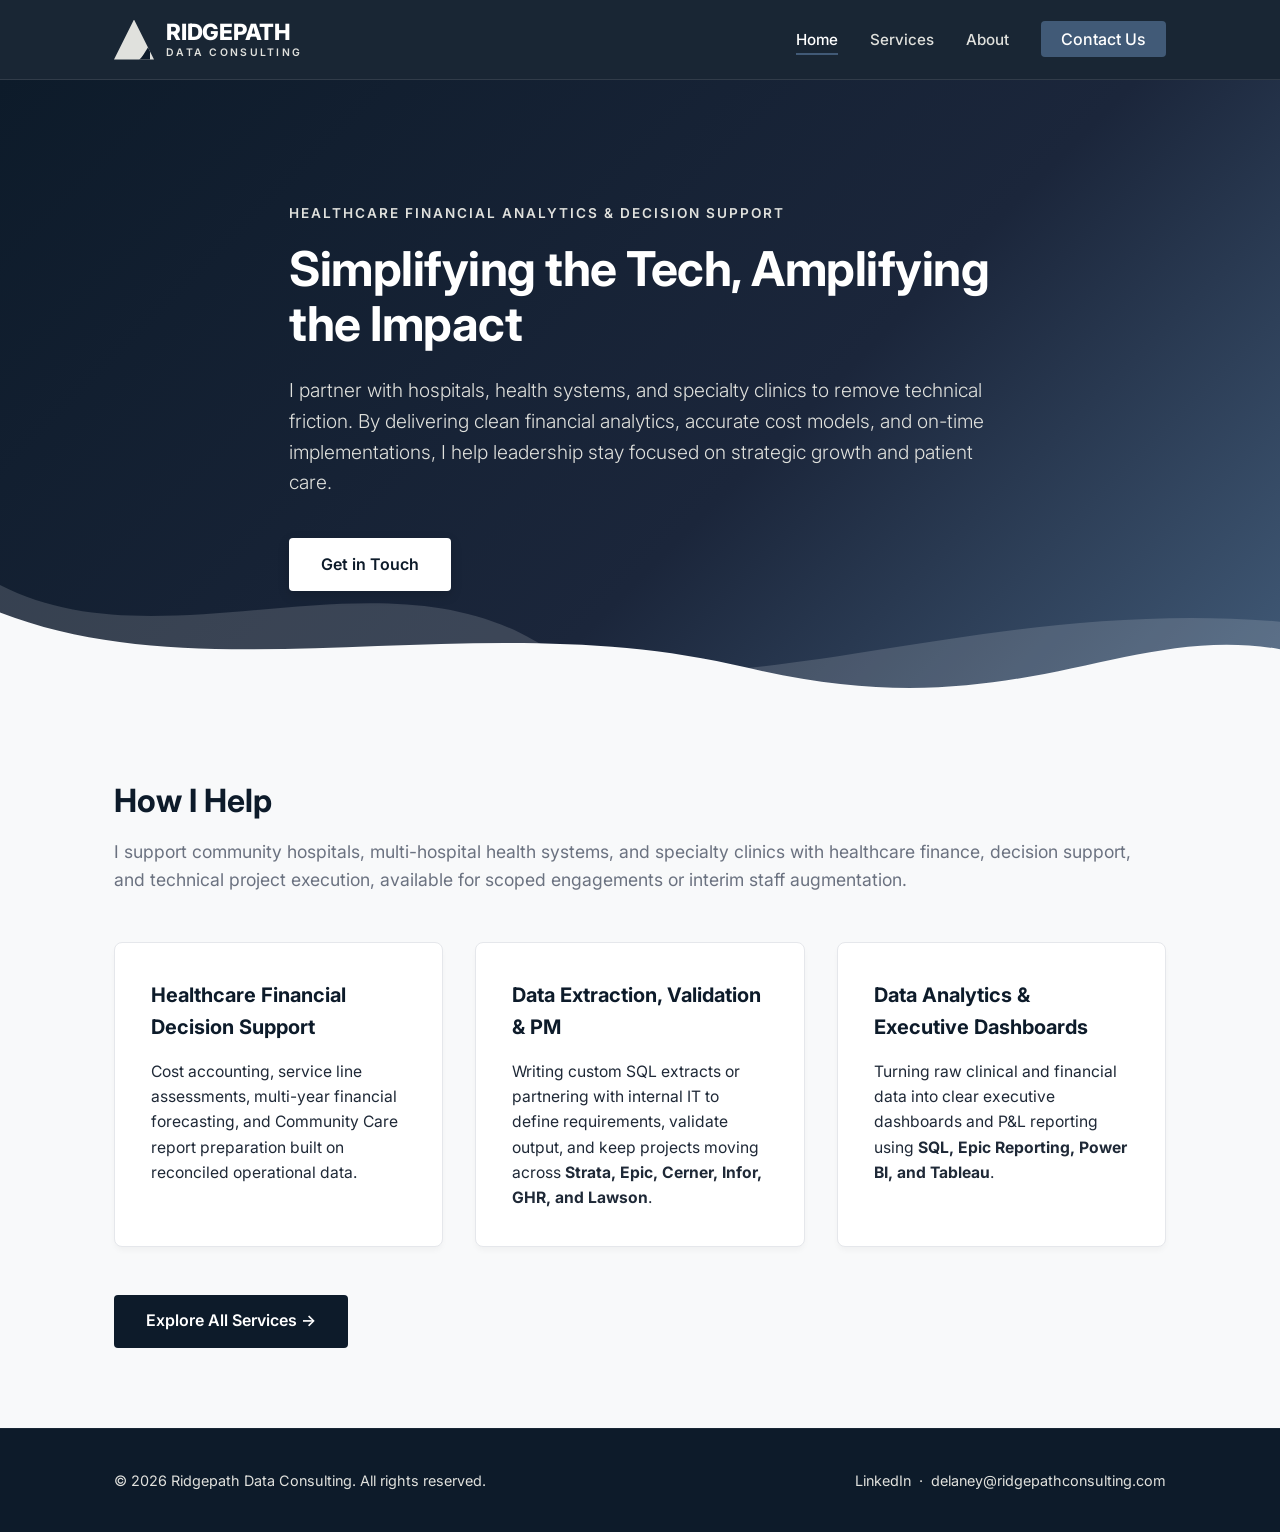
<file: index.html>
<!DOCTYPE html>
<html lang="en">
<head>
  <meta charset="UTF-8">
  <meta name="viewport" content="width=device-width, initial-scale=1.0">
  <title>Ridgepath Data Consulting | Healthcare Financial Analytics &amp; Decision Support</title>
  <meta name="description" content="Healthcare financial analytics, decision support, software implementations, and interim staffing for all decision support needs.">
  
  <!-- Clean Link Previews for LinkedIn, Email & Text -->
  <meta property="og:site_name" content="Ridgepath Data Consulting">
  <meta property="og:title" content="Ridgepath Data Consulting | Healthcare Financial Analytics &amp; Decision Support">
  <meta property="og:description" content="Healthcare financial analytics, decision support, software implementations, and interim staffing for all decision support needs.">
  <meta property="og:type" content="website">

  <link rel="preconnect" href="https://fonts.googleapis.com">
  <link rel="preconnect" href="https://fonts.gstatic.com" crossorigin>
  <link href="https://fonts.googleapis.com/css2?family=Inter:wght@300;400;500;600;700;800&display=swap" rel="stylesheet">
  <link rel="stylesheet" href="style.css">
</head>
<body>

  <!-- HEADER & NAVIGATION -->
  <header class="site-header">
    <div class="container header-container">
      <a href="index.html" class="logo-container">
        <div class="brand-mark"></div>
        <div class="brand-text">
          <span class="brand-name">Ridgepath</span>
          <span class="brand-sub">Data Consulting</span>
        </div>
      </a>

      <nav>
        <ul class="nav-menu">
          <li><a href="index.html" class="nav-link active">Home</a></li>
          <li><a href="services.html" class="nav-link">Services</a></li>
          <li><a href="about.html" class="nav-link">About</a></li>
          <li><a href="contact.html" class="nav-cta">Contact Us</a></li>
        </ul>
      </nav>
    </div>
  </header>

  <main>
    <!-- HERO SECTION -->
    <section class="hero">
      <div class="container hero-content">
        <span class="hero-tag">Healthcare Financial Analytics &amp; Decision Support</span>
        <h1 class="hero-title">Simplifying the Tech, Amplifying the Impact</h1>
        <p class="hero-subtitle">
          I partner with hospitals, health systems, and specialty clinics to remove technical friction. By delivering clean financial analytics, accurate cost models, and on-time implementations, I help leadership stay focused on strategic growth and patient care.
        </p>
        <a href="contact.html" class="btn-primary">Get in Touch</a>
      </div>
    </section>

    <!-- CORE SERVICES OVERVIEW (3-COLUMN SUMMARY) -->
    <section>
      <div class="container">
        <div class="section-header">
          <h2 class="section-title">How I Help</h2>
          <p class="section-subtitle">
            I support community hospitals, multi-hospital health systems, and specialty clinics with healthcare finance, decision support, and technical project execution, available for scoped engagements or interim staff augmentation.
          </p>
        </div>

        <div class="services-grid">
          <div class="service-card">
            <h3>Healthcare Financial Decision Support</h3>
            <p>Cost accounting, service line assessments, multi-year financial forecasting, and Community Care report preparation built on reconciled operational data.</p>
          </div>

          <div class="service-card">
            <h3>Data Extraction, Validation &amp; PM</h3>
            <p>Writing custom SQL extracts or partnering with internal IT to define requirements, validate output, and keep projects moving across <strong>Strata, Epic, Cerner, Infor, GHR, and Lawson</strong>.</p>
          </div>

          <div class="service-card">
            <h3>Data Analytics &amp; Executive Dashboards</h3>
            <p>Turning raw clinical and financial data into clear executive dashboards and P&amp;L reporting using <strong>SQL, Epic Reporting, Power BI, and Tableau</strong>.</p>
          </div>
        </div>

        <div style="margin-top: 3rem;">
          <a href="services.html" class="btn-dark">Explore All Services →</a>
        </div>
      </div>
    </section>
  </main>

  <!-- FOOTER -->
  <footer class="site-footer">
    <div class="container footer-container">
      <p>&copy; 2026 Ridgepath Data Consulting. All rights reserved.</p>
      <p>
        <a href="https://www.linkedin.com/company/ridgepath-data-consulting/" target="_blank" rel="noopener noreferrer">LinkedIn</a>
        &nbsp;&middot;&nbsp;
        <a href="mailto:delaney@ridgepathconsulting.com">delaney@ridgepathconsulting.com</a>
      </p>
    </div>
  </footer>

</body>
</html>
</file>
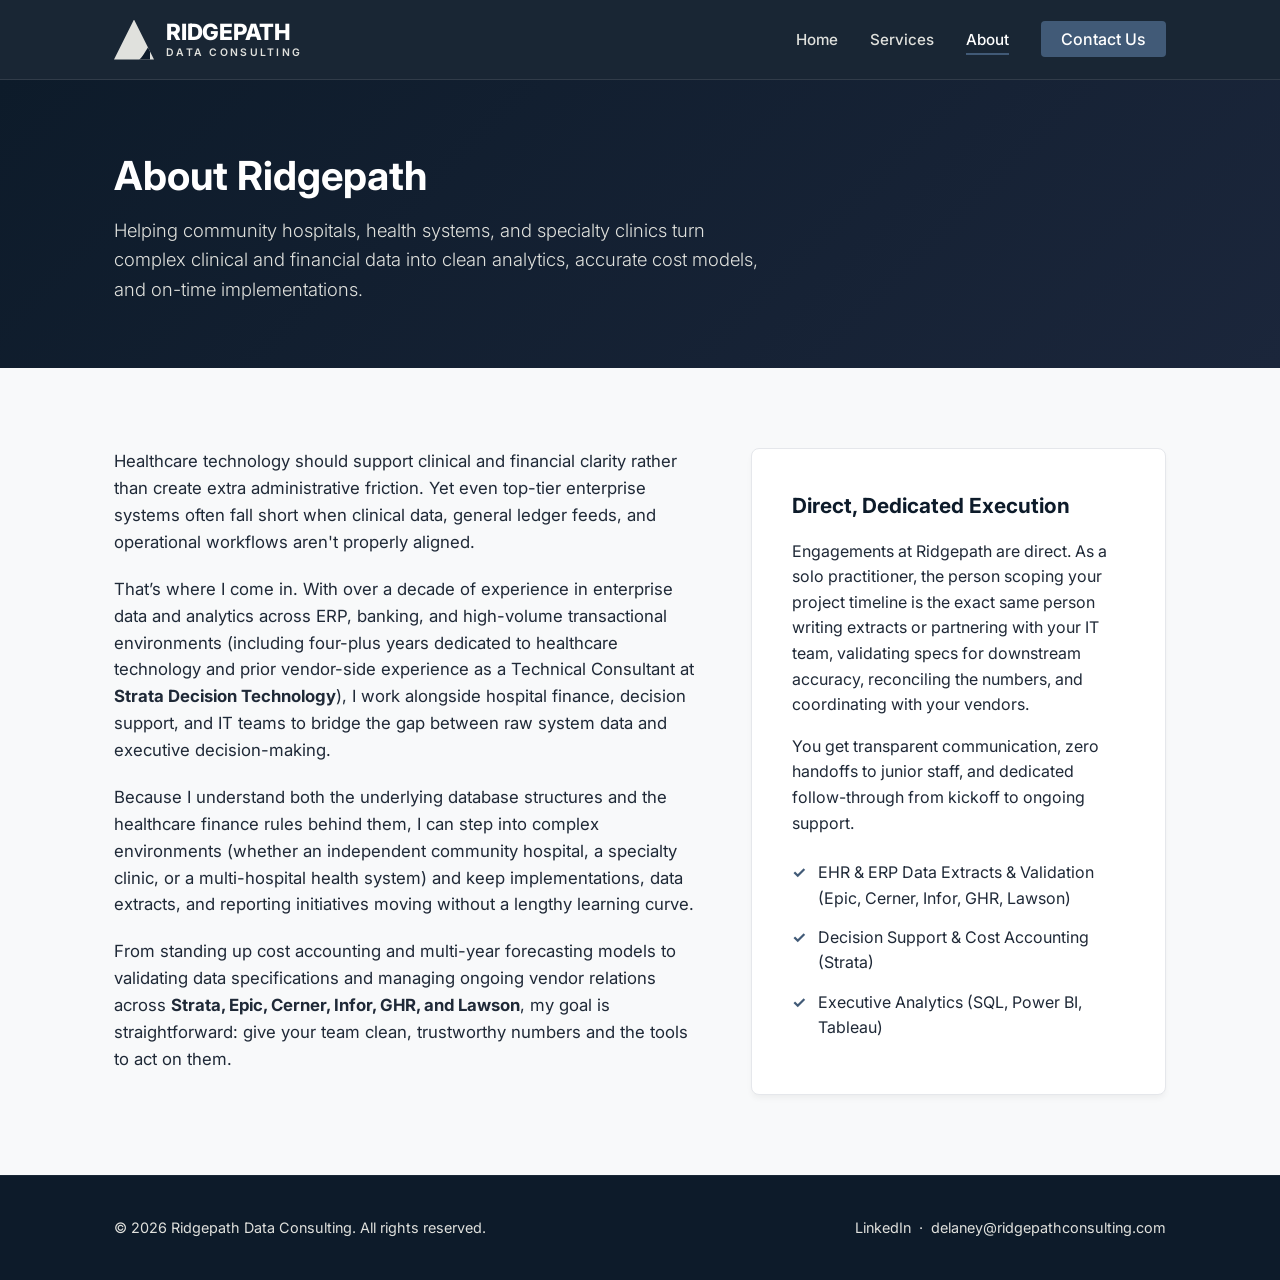
<file: about.html>
<!DOCTYPE html>
<html lang="en">
<head>
  <meta charset="UTF-8">
  <meta name="viewport" content="width=device-width, initial-scale=1.0">
  <title>About | Ridgepath Data Consulting</title>
  <meta name="description" content="Healthcare financial analytics, decision support, software implementations, and interim staffing for all decision support needs.">
  
  <!-- Clean Link Previews for LinkedIn, Email & Text -->
  <meta property="og:site_name" content="Ridgepath Data Consulting">
  <meta property="og:title" content="About | Ridgepath Data Consulting">
  <meta property="og:description" content="Healthcare financial analytics, decision support, software implementations, and interim staffing for all decision support needs.">
  <meta property="og:type" content="website">

  <link rel="preconnect" href="https://fonts.googleapis.com">
  <link rel="preconnect" href="https://fonts.gstatic.com" crossorigin>
  <link href="https://fonts.googleapis.com/css2?family=Inter:wght@300;400;500;600;700;800&display=swap" rel="stylesheet">
  <link rel="stylesheet" href="style.css">
</head>
<body>

  <!-- HEADER & NAVIGATION -->
  <header class="site-header">
    <div class="container header-container">
      <a href="index.html" class="logo-container">
        <div class="brand-mark"></div>
        <div class="brand-text">
          <span class="brand-name">Ridgepath</span>
          <span class="brand-sub">Data Consulting</span>
        </div>
      </a>

      <nav>
        <ul class="nav-menu">
          <li><a href="index.html" class="nav-link">Home</a></li>
          <li><a href="services.html" class="nav-link">Services</a></li>
          <li><a href="about.html" class="nav-link active">About</a></li>
          <li><a href="contact.html" class="nav-cta">Contact Us</a></li>
        </ul>
      </nav>
    </div>
  </header>

  <main>
    <!-- PAGE BANNER -->
    <div class="page-banner">
      <div class="container">
        <h1>About Ridgepath</h1>
        <p>Helping community hospitals, health systems, and specialty clinics turn complex clinical and financial data into clean analytics, accurate cost models, and on-time implementations.</p>
      </div>
    </div>

    <!-- ABOUT CONTENT -->
    <section>
      <div class="container">
        <div class="about-grid">
          <div class="about-text">
            <p>
              Healthcare technology should support clinical and financial clarity rather than create extra administrative friction. Yet even top-tier enterprise systems often fall short when clinical data, general ledger feeds, and operational workflows aren't properly aligned.
            </p>
            <p>
              That’s where I come in. With over a decade of experience in enterprise data and analytics across ERP, banking, and high-volume transactional environments (including four-plus years dedicated to healthcare technology and prior vendor-side experience as a Technical Consultant at <strong>Strata Decision Technology</strong>), I work alongside hospital finance, decision support, and IT teams to bridge the gap between raw system data and executive decision-making.
            </p>
            <p>
              Because I understand both the underlying database structures and the healthcare finance rules behind them, I can step into complex environments (whether an independent community hospital, a specialty clinic, or a multi-hospital health system) and keep implementations, data extracts, and reporting initiatives moving without a lengthy learning curve.
            </p>
            <p>
              From standing up cost accounting and multi-year forecasting models to validating data specifications and managing ongoing vendor relations across <strong>Strata, Epic, Cerner, Infor, GHR, and Lawson</strong>, my goal is straightforward: give your team clean, trustworthy numbers and the tools to act on them.
            </p>
          </div>

          <div class="about-card">
            <h3>Direct, Dedicated Execution</h3>
            <p>
              Engagements at Ridgepath are direct. As a solo practitioner, the person scoping your project timeline is the exact same person writing extracts or partnering with your IT team, validating specs for downstream accuracy, reconciling the numbers, and coordinating with your vendors.
            </p>
            <p style="margin-top: 1rem;">
              You get transparent communication, zero handoffs to junior staff, and dedicated follow-through from kickoff to ongoing support.
            </p>

            <div class="feature-list">
              <div class="feature-item">
                <span class="feature-icon">✓</span>
                <span>EHR &amp; ERP Data Extracts &amp; Validation (Epic, Cerner, Infor, GHR, Lawson)</span>
              </div>
              <div class="feature-item">
                <span class="feature-icon">✓</span>
                <span>Decision Support &amp; Cost Accounting (Strata)</span>
              </div>
              <div class="feature-item">
                <span class="feature-icon">✓</span>
                <span>Executive Analytics (SQL, Power BI, Tableau)</span>
              </div>
            </div>
          </div>
        </div>
      </div>
    </section>
  </main>

  <!-- FOOTER -->
  <footer class="site-footer">
    <div class="container footer-container">
      <p>&copy; 2026 Ridgepath Data Consulting. All rights reserved.</p>
      <p>
        <a href="https://www.linkedin.com/company/ridgepath-data-consulting/" target="_blank" rel="noopener noreferrer">LinkedIn</a>
        &nbsp;&middot;&nbsp;
        <a href="mailto:delaney@ridgepathconsulting.com">delaney@ridgepathconsulting.com</a>
      </p>
    </div>
  </footer>

</body>
</html>
</file>
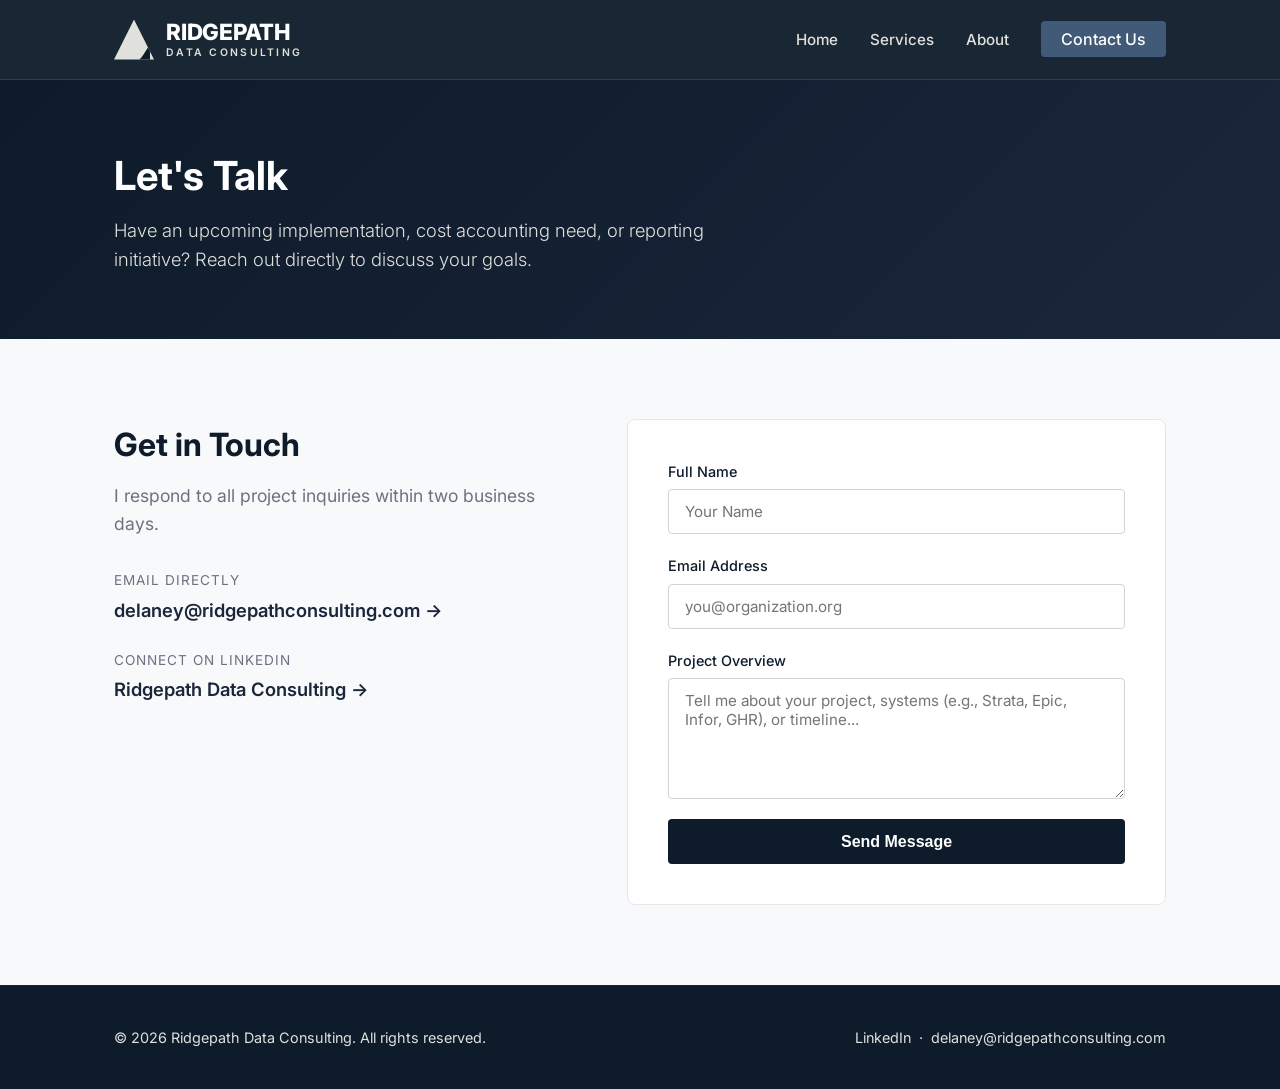
<file: contact.html>
<!DOCTYPE html>
<html lang="en">
<head>
  <meta charset="UTF-8">
  <meta name="viewport" content="width=device-width, initial-scale=1.0">
  <title>Contact | Ridgepath Data Consulting</title>
  <meta name="description" content="Healthcare financial analytics, decision support, software implementations, and interim staffing for all decision support needs.">
  
  <!-- Clean Link Previews for LinkedIn, Email & Text -->
  <meta property="og:site_name" content="Ridgepath Data Consulting">
  <meta property="og:title" content="Contact | Ridgepath Data Consulting">
  <meta property="og:description" content="Healthcare financial analytics, decision support, software implementations, and interim staffing for all decision support needs.">
  <meta property="og:type" content="website">

  <link rel="preconnect" href="https://fonts.googleapis.com">
  <link rel="preconnect" href="https://fonts.gstatic.com" crossorigin>
  <link href="https://fonts.googleapis.com/css2?family=Inter:wght@300;400;500;600;700;800&display=swap" rel="stylesheet">
  <link rel="stylesheet" href="style.css">
</head>
<body>

  <!-- HEADER & NAVIGATION -->
  <header class="site-header">
    <div class="container header-container">
      <a href="index.html" class="logo-container">
        <div class="brand-mark"></div>
        <div class="brand-text">
          <span class="brand-name">Ridgepath</span>
          <span class="brand-sub">Data Consulting</span>
        </div>
      </a>

      <nav>
        <ul class="nav-menu">
          <li><a href="index.html" class="nav-link">Home</a></li>
          <li><a href="services.html" class="nav-link">Services</a></li>
          <li><a href="about.html" class="nav-link">About</a></li>
          <li><a href="contact.html" class="nav-cta">Contact Us</a></li>
        </ul>
      </nav>
    </div>
  </header>

  <main>
    <!-- PAGE BANNER -->
    <div class="page-banner">
      <div class="container">
        <h1>Let's Talk</h1>
        <p>Have an upcoming implementation, cost accounting need, or reporting initiative? Reach out directly to discuss your goals.</p>
      </div>
    </div>

    <!-- CONTACT SECTION -->
    <section>
      <div class="container">
        <div class="contact-grid">
          <!-- Direct Contact Details -->
          <div>
            <h2 class="section-title">Get in Touch</h2>
            <p class="section-subtitle">I respond to all project inquiries within two business days.</p>

            <div class="contact-detail-item">
              <div class="contact-label">Email Directly</div>
              <a href="mailto:delaney@ridgepathconsulting.com" class="contact-value-link">delaney@ridgepathconsulting.com →</a>
            </div>

            <div class="contact-detail-item" style="margin-top: 1.5rem;">
              <div class="contact-label">Connect on LinkedIn</div>
              <a href="https://www.linkedin.com/company/ridgepath-data-consulting/" target="_blank" rel="noopener noreferrer" class="contact-value-link">Ridgepath Data Consulting →</a>
            </div>
          </div>

          <!-- In-Site Form Submission -->
          <form class="contact-form" id="contactForm" action="https://api.web3forms.com/submit" method="POST">
            <input type="hidden" name="access_key" value="167b26bd-8b4f-41e7-8c55-0702ff646575">
            <input type="hidden" name="subject" value="New Inquiry from RidgepathConsulting.com">
            <input type="checkbox" name="botcheck" style="display: none;">

            <div class="form-group">
              <label for="name">Full Name</label>
              <input type="text" id="name" name="name" placeholder="Your Name" required>
            </div>

            <div class="form-group">
              <label for="email">Email Address</label>
              <input type="email" id="email" name="email" placeholder="you@organization.org" required>
            </div>

            <div class="form-group">
              <label for="message">Project Overview</label>
              <textarea id="message" name="message" rows="5" placeholder="Tell me about your project, systems (e.g., Strata, Epic, Infor, GHR), or timeline..." required></textarea>
            </div>

            <button type="submit" class="btn-submit" id="submitBtn">Send Message</button>
            
            <div class="form-status" id="formStatus">
              Thank you! Your message has been sent successfully. I will be in touch shortly.
            </div>
          </form>
        </div>
      </div>
    </section>
  </main>

  <!-- FOOTER -->
  <footer class="site-footer">
    <div class="container footer-container">
      <p>&copy; 2026 Ridgepath Data Consulting. All rights reserved.</p>
      <p>
        <a href="https://www.linkedin.com/company/ridgepath-data-consulting/" target="_blank" rel="noopener noreferrer">LinkedIn</a>
        &nbsp;&middot;&nbsp;
        <a href="mailto:delaney@ridgepathconsulting.com">delaney@ridgepathconsulting.com</a>
      </p>
    </div>
  </footer>

  <!-- In-Site Submission Script -->
  <script>
    const form = document.getElementById('contactForm');
    const statusDiv = document.getElementById('formStatus');
    const submitBtn = document.getElementById('submitBtn');

    form.addEventListener('submit', function(e) {
      e.preventDefault();
      submitBtn.textContent = 'Sending...';

      const formData = new FormData(form);
      const json = JSON.stringify(Object.fromEntries(formData));

      fetch('https://api.web3forms.com/submit', {
        method: 'POST',
        headers: {
          'Content-Type': 'application/json',
          'Accept': 'application/json'
        },
        body: json
      })
      .then(async (response) => {
        if (response.status === 200) {
          statusDiv.classList.add('success');
          form.reset();
        } else {
          alert("Something went wrong. Please email delaney@ridgepathconsulting.com directly.");
        }
      })
      .catch(() => {
        alert("Something went wrong. Please email delaney@ridgepathconsulting.com directly.");
      })
      .finally(() => {
        submitBtn.textContent = 'Send Message';
      });
    });
  </script>

</body>
</html>
</file>
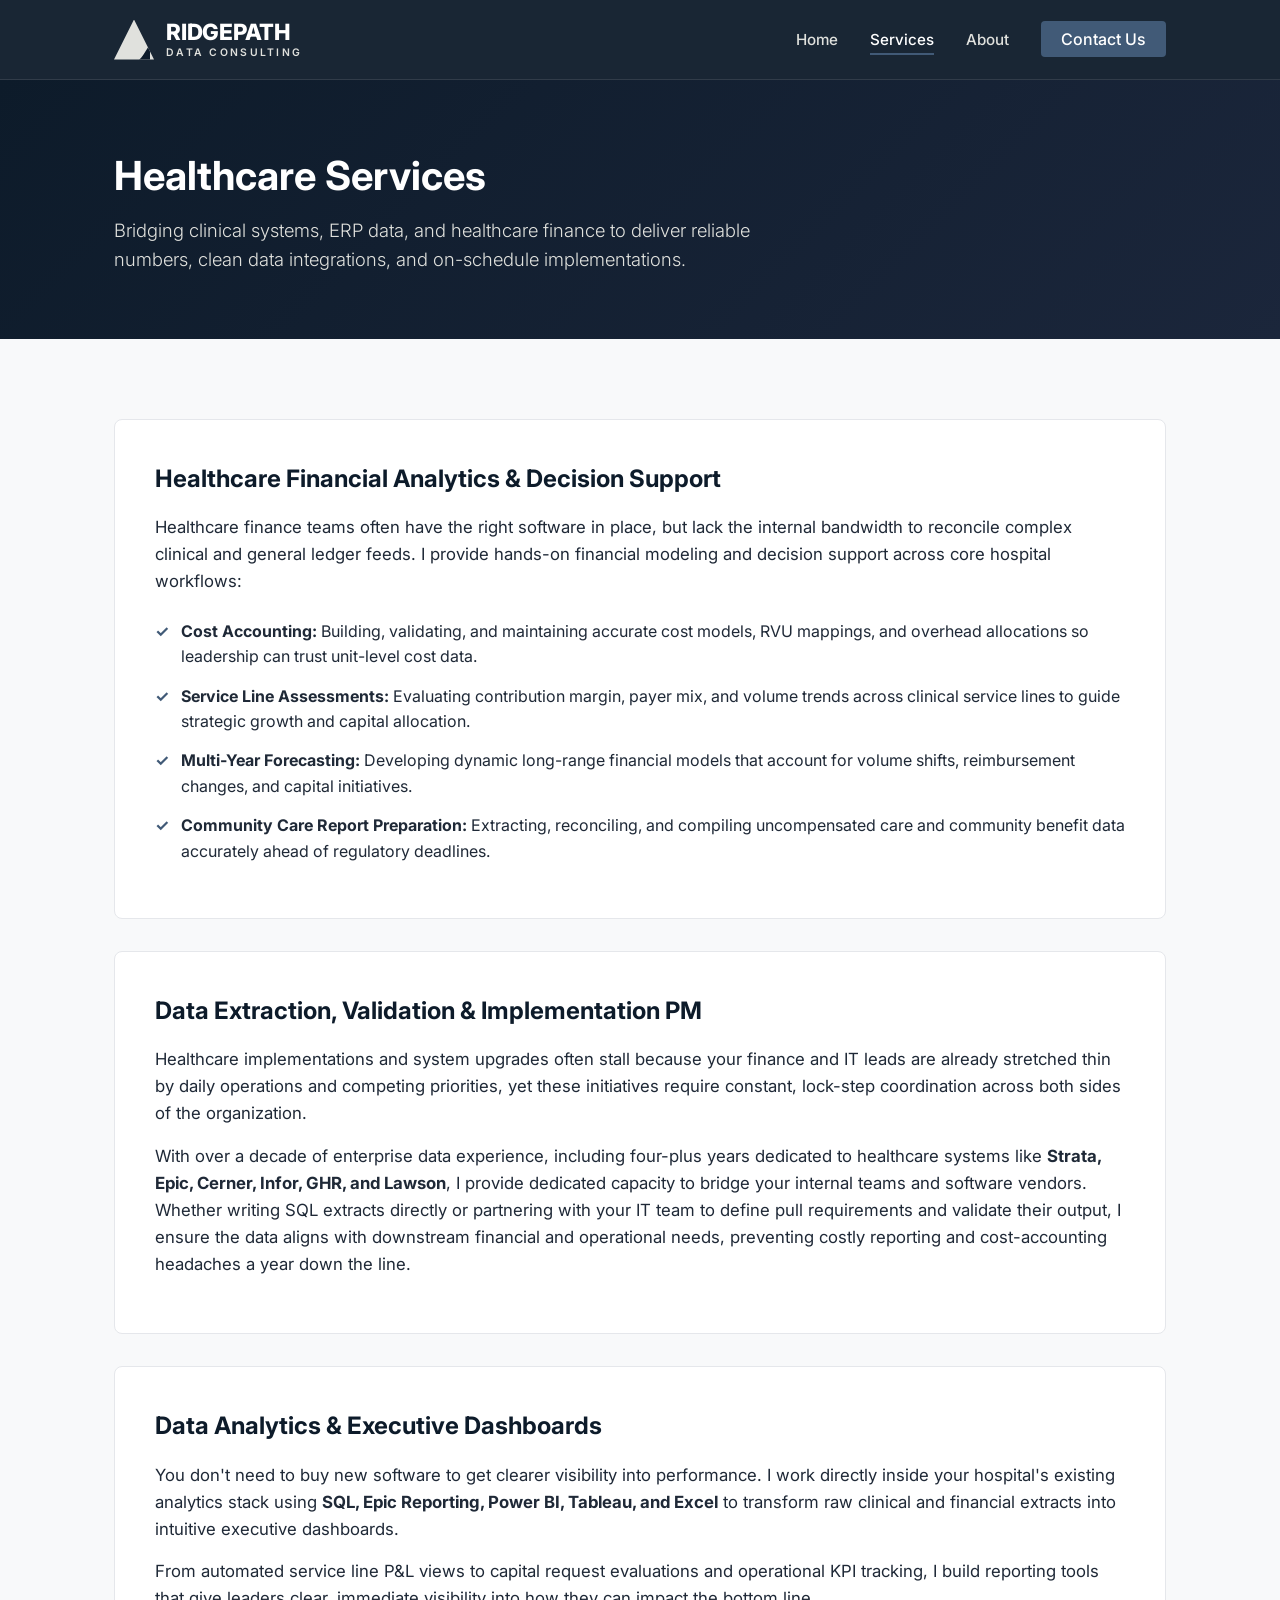
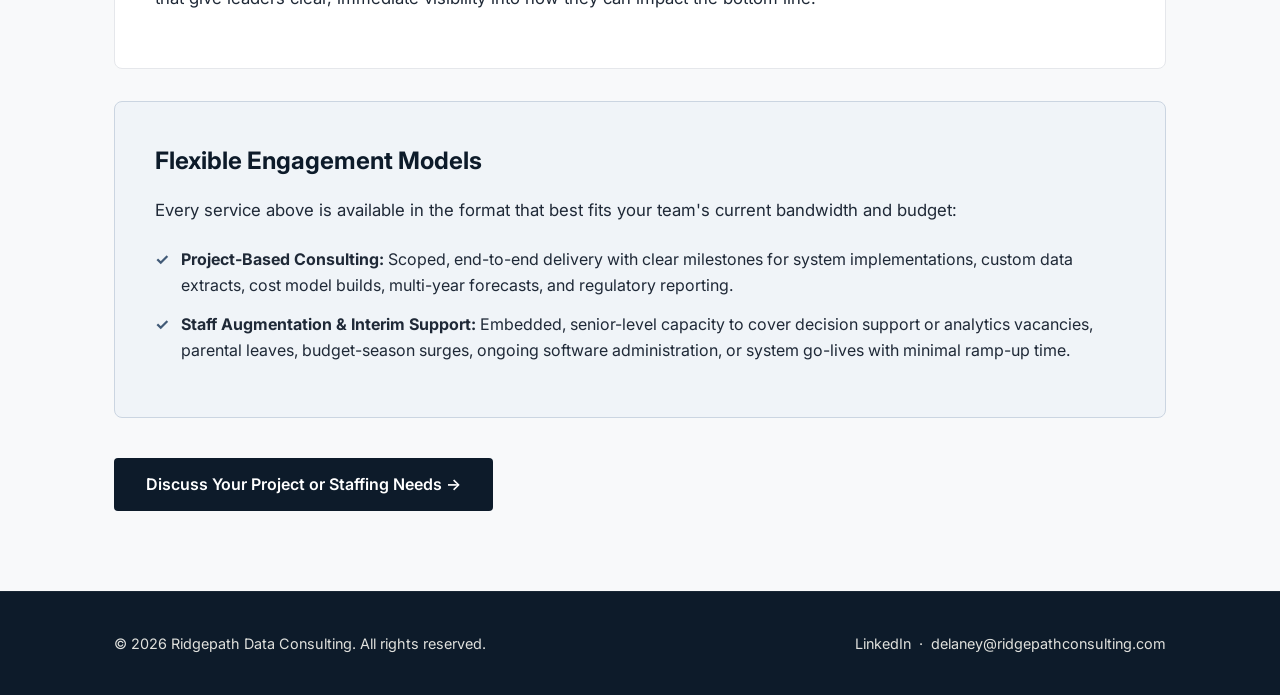
<file: services.html>
<!DOCTYPE html>
<html lang="en">
<head>
  <meta charset="UTF-8">
  <meta name="viewport" content="width=device-width, initial-scale=1.0">
  <title>Services | Ridgepath Data Consulting</title>
  <meta name="description" content="Healthcare financial analytics, decision support, software implementations, and interim staffing for all decision support needs.">
  
  <!-- Clean Link Previews for LinkedIn, Email & Text -->
  <meta property="og:site_name" content="Ridgepath Data Consulting">
  <meta property="og:title" content="Services | Ridgepath Data Consulting">
  <meta property="og:description" content="Healthcare financial analytics, decision support, software implementations, and interim staffing for all decision support needs.">
  <meta property="og:type" content="website">

  <link rel="preconnect" href="https://fonts.googleapis.com">
  <link rel="preconnect" href="https://fonts.gstatic.com" crossorigin>
  <link href="https://fonts.googleapis.com/css2?family=Inter:wght@300;400;500;600;700;800&display=swap" rel="stylesheet">
  <link rel="stylesheet" href="style.css">
</head>
<body>

  <!-- HEADER & NAVIGATION -->
  <header class="site-header">
    <div class="container header-container">
      <a href="index.html" class="logo-container">
        <div class="brand-mark"></div>
        <div class="brand-text">
          <span class="brand-name">Ridgepath</span>
          <span class="brand-sub">Data Consulting</span>
        </div>
      </a>

      <nav>
        <ul class="nav-menu">
          <li><a href="index.html" class="nav-link">Home</a></li>
          <li><a href="services.html" class="nav-link active">Services</a></li>
          <li><a href="about.html" class="nav-link">About</a></li>
          <li><a href="contact.html" class="nav-cta">Contact Us</a></li>
        </ul>
      </nav>
    </div>
  </header>

  <main>
    <!-- PAGE BANNER -->
    <div class="page-banner">
      <div class="container">
        <h1>Healthcare Services</h1>
        <p>Bridging clinical systems, ERP data, and healthcare finance to deliver reliable numbers, clean data integrations, and on-schedule implementations.</p>
      </div>
    </div>

    <!-- DETAILED SERVICES -->
    <section>
      <div class="container">
        <!-- PILLAR 1: FINANCIAL ANALYTICS & DECISION SUPPORT -->
        <div class="service-detail-block">
          <h2>Healthcare Financial Analytics &amp; Decision Support</h2>
          <p>
            Healthcare finance teams often have the right software in place, but lack the internal bandwidth to reconcile complex clinical and general ledger feeds. I provide hands-on financial modeling and decision support across core hospital workflows:
          </p>
          <div class="feature-list">
            <div class="feature-item">
              <span class="feature-icon">✓</span>
              <span><strong>Cost Accounting:</strong> Building, validating, and maintaining accurate cost models, RVU mappings, and overhead allocations so leadership can trust unit-level cost data.</span>
            </div>
            <div class="feature-item">
              <span class="feature-icon">✓</span>
              <span><strong>Service Line Assessments:</strong> Evaluating contribution margin, payer mix, and volume trends across clinical service lines to guide strategic growth and capital allocation.</span>
            </div>
            <div class="feature-item">
              <span class="feature-icon">✓</span>
              <span><strong>Multi-Year Forecasting:</strong> Developing dynamic long-range financial models that account for volume shifts, reimbursement changes, and capital initiatives.</span>
            </div>
            <div class="feature-item">
              <span class="feature-icon">✓</span>
              <span><strong>Community Care Report Preparation:</strong> Extracting, reconciling, and compiling uncompensated care and community benefit data accurately ahead of regulatory deadlines.</span>
            </div>
          </div>
        </div>

        <!-- PILLAR 2: DATA EXTRACTION, VALIDATION & IMPLEMENTATION PM -->
        <div class="service-detail-block">
          <h2>Data Extraction, Validation &amp; Implementation PM</h2>
          <p>
            Healthcare implementations and system upgrades often stall because your finance and IT leads are already stretched thin by daily operations and competing priorities, yet these initiatives require constant, lock-step coordination across both sides of the organization.
          </p>
          <p>
            With over a decade of enterprise data experience, including four-plus years dedicated to healthcare systems like <strong>Strata, Epic, Cerner, Infor, GHR, and Lawson</strong>, I provide dedicated capacity to bridge your internal teams and software vendors. Whether writing SQL extracts directly or partnering with your IT team to define pull requirements and validate their output, I ensure the data aligns with downstream financial and operational needs, preventing costly reporting and cost-accounting headaches a year down the line.
          </p>
        </div>

        <!-- PILLAR 3: DATA ANALYTICS & EXECUTIVE BI -->
        <div class="service-detail-block">
          <h2>Data Analytics &amp; Executive Dashboards</h2>
          <p>
            You don't need to buy new software to get clearer visibility into performance. I work directly inside your hospital's existing analytics stack using <strong>SQL, Epic Reporting, Power BI, Tableau, and Excel</strong> to transform raw clinical and financial extracts into intuitive executive dashboards.
          </p>
          <p>
            From automated service line P&amp;L views to capital request evaluations and operational KPI tracking, I build reporting tools that give leaders clear, immediate visibility into how they can impact the bottom line.
          </p>
        </div>

        <!-- FLEXIBLE ENGAGEMENT MODELS (PROJECT VS. STAFF AUGMENTATION) -->
        <div class="service-detail-block" style="background-color: #f0f4f8; border-color: #cbd5e1;">
          <h2>Flexible Engagement Models</h2>
          <p>
            Every service above is available in the format that best fits your team's current bandwidth and budget:
          </p>
          <div class="feature-list">
            <div class="feature-item">
              <span class="feature-icon">✓</span>
              <span><strong>Project-Based Consulting:</strong> Scoped, end-to-end delivery with clear milestones for system implementations, custom data extracts, cost model builds, multi-year forecasts, and regulatory reporting.</span>
            </div>
            <div class="feature-item">
              <span class="feature-icon">✓</span>
              <span><strong>Staff Augmentation &amp; Interim Support:</strong> Embedded, senior-level capacity to cover decision support or analytics vacancies, parental leaves, budget-season surges, ongoing software administration, or system go-lives with minimal ramp-up time.</span>
            </div>
          </div>
        </div>

        <div style="margin-top: 2.5rem;">
          <a href="contact.html" class="btn-dark">Discuss Your Project or Staffing Needs →</a>
        </div>
      </div>
    </section>
  </main>

  <!-- FOOTER -->
  <footer class="site-footer">
    <div class="container footer-container">
      <p>&copy; 2026 Ridgepath Data Consulting. All rights reserved.</p>
      <p>
        <a href="https://www.linkedin.com/company/ridgepath-data-consulting/" target="_blank" rel="noopener noreferrer">LinkedIn</a>
        &nbsp;&middot;&nbsp;
        <a href="mailto:delaney@ridgepathconsulting.com">delaney@ridgepathconsulting.com</a>
      </p>
    </div>
  </footer>

</body>
</html>
</file>
<file: style.css>
/* ==========================================================================
   1. CSS CUSTOM PROPERTIES (DESIGN SYSTEM / COLOR PALETTE)
   Twilight Blue Ridge Mountain Aesthetic
   ========================================================================== */
:root {
  /* Primary Brand Colors */
  --color-primary-dark: #0d1b2a;   /* Deep twilight navy */
  --color-primary-blue: #1b263b;   /* Blue Ridge mountain tone */
  --color-accent-blue:  #415a77;   /* Slate blue highlight */
  --color-light-accent: #e0e1dd;   /* Soft slate/fog white */
  
  /* UI Neutral Colors */
  --color-bg-light:     #f8f9fa;   /* Clean section background */
  --color-text-main:    #1f2937;   /* Body text color */
  --color-text-muted:   #6b7280;   /* Secondary text */
  --color-white:        #ffffff;

  /* Layout Guidelines & Transitions */
  --max-width:          1100px;
  --header-height:      80px;
  --transition-standard: all 0.3s ease;
  --font-family-main:   'Inter', -apple-system, BlinkMacSystemFont, "Segoe UI", Roboto, sans-serif;
}

/* ==========================================================================
   2. GLOBAL RESET & BASE STYLES
   ========================================================================== */
* {
  margin: 0;
  padding: 0;
  box-sizing: border-box;
}

html {
  scroll-behavior: smooth;
  font-size: 16px;
}

body {
  font-family: var(--font-family-main);
  color: var(--color-text-main);
  background-color: var(--color-bg-light);
  line-height: 1.6;
  display: flex;
  flex-direction: column;
  min-height: 100vh; /* Keeps footer pinned to bottom on shorter pages */
}

main {
  flex: 1;
}

a {
  text-decoration: none;
  color: inherit;
}

ul {
  list-style: none;
}

.container {
  max-width: var(--max-width);
  margin: 0 auto;
  padding: 0 1.5rem;
}

section {
  padding: 5rem 0;
}

/* ==========================================================================
   3. STICKY HEADER & NAVIGATION MENU
   ========================================================================== */
.site-header {
  position: sticky;
  top: 0;
  z-index: 1000;
  height: var(--header-height);
  background-color: rgba(13, 27, 42, 0.95);
  backdrop-filter: blur(8px);
  border-bottom: 1px solid rgba(255, 255, 255, 0.1);
}

.header-container {
  display: flex;
  justify-content: space-between;
  align-items: center;
  height: 100%;
}

/* Pure CSS Brand Logo & Typography */
.logo-container {
  display: flex;
  align-items: center;
  gap: 12px;
  text-decoration: none;
}

.brand-mark {
  position: relative;
  width: 40px;
  height: 40px;
  background-color: var(--color-light-accent);
  clip-path: polygon(50% 0%, 0% 100%, 100% 100%);
  flex-shrink: 0;
}

.brand-mark::after {
  content: "";
  position: absolute;
  top: 20%;
  left: 10%;
  right: 10%;
  bottom: -1px;
  background: var(--color-primary-dark);
  clip-path: path('M 35 15 C 30 15, 25 35, 15 35 C 10 35, 0 50, 20 60 L 40 60 Z');
}

.brand-text {
  display: flex;
  flex-direction: column;
  justify-content: center;
  line-height: 1;
}

.brand-name {
  font-size: 1.4rem;
  font-weight: 800;
  letter-spacing: -0.01em;
  color: var(--color-white);
  text-transform: uppercase;
}

.brand-sub {
  font-size: 0.65rem;
  font-weight: 600;
  letter-spacing: 0.22em;
  color: var(--color-light-accent);
  text-transform: uppercase;
  margin-top: 4px;
}

/* Navigation Links */
.nav-menu {
  display: flex;
  align-items: center;
  gap: 2rem;
}

.nav-link {
  color: var(--color-light-accent);
  font-weight: 500;
  font-size: 0.95rem;
  transition: var(--transition-standard);
}

.nav-link:hover,
.nav-link.active {
  color: var(--color-white);
}

.nav-link.active {
  border-bottom: 2px solid var(--color-accent-blue);
  padding-bottom: 4px;
}

.nav-cta {
  background-color: var(--color-accent-blue);
  color: var(--color-white);
  padding: 0.5rem 1.25rem;
  border-radius: 4px;
  font-weight: 500;
  transition: var(--transition-standard);
}

.nav-cta:hover {
  background-color: #526e8f;
}

/* ==========================================================================
   4. HERO & SUB-PAGE HEADER BANNERS
   ========================================================================== */
.hero {
  position: relative;
  background: linear-gradient(135deg, var(--color-primary-dark) 0%, var(--color-primary-blue) 60%, var(--color-accent-blue) 100%);
  color: var(--color-white);
  padding: 7.5rem 0 6.5rem 0;
  overflow: hidden;
}

.hero::after {
  content: "";
  position: absolute;
  bottom: 0;
  left: 0;
  right: 0;
  height: 110px;
  background-image: url("data:image/svg+xml,%3Csvg xmlns='http://www.w3.org/2000/svg' viewBox='0 0 1200 120' preserveAspectRatio='none'%3E%3Cpath d='M0,0 C150,90 350,-40 500,60 C650,160 900,10 1200,40 L1200,120 L0,120 Z' fill='%23ffffff' opacity='0.15'%3E%3C/path%3E%3Cpath d='M0,30 C200,120 450,20 700,90 C950,160 1050,40 1200,70 L1200,120 L0,120 Z' fill='%23f8f9fa'%3E%3C/path%3E%3C/svg%3E");
  background-size: cover;
  background-repeat: no-repeat;
}

.hero-content {
  max-width: 750px;
  position: relative;
  z-index: 2;
}

.hero-tag {
  text-transform: uppercase;
  letter-spacing: 2px;
  font-size: 0.85rem;
  font-weight: 600;
  color: var(--color-light-accent);
  margin-bottom: 1rem;
  display: inline-block;
}

.hero-title {
  font-size: 3rem;
  line-height: 1.15;
  font-weight: 700;
  margin-bottom: 1.5rem;
  letter-spacing: -0.5px;
}

.hero-subtitle {
  font-size: 1.2rem;
  font-weight: 300;
  color: var(--color-light-accent);
  margin-bottom: 2.5rem;
  line-height: 1.6;
}

/* Compact Banner for Inner Pages (Services, About, Contact) */
.page-banner {
  background: linear-gradient(135deg, var(--color-primary-dark) 0%, var(--color-primary-blue) 100%);
  color: var(--color-white);
  padding: 4rem 0;
}

.page-banner h1 {
  font-size: 2.5rem;
  font-weight: 700;
  margin-bottom: 0.5rem;
}

.page-banner p {
  font-size: 1.15rem;
  color: var(--color-light-accent);
  font-weight: 300;
  max-width: 650px;
}

/* ==========================================================================
   5. BUTTONS & SHARED SECTION HEADERS
   ========================================================================== */
.btn-primary {
  display: inline-block;
  background-color: var(--color-white);
  color: var(--color-primary-dark);
  padding: 0.85rem 2rem;
  border-radius: 4px;
  font-weight: 600;
  transition: var(--transition-standard);
  box-shadow: 0 4px 12px rgba(0, 0, 0, 0.15);
}

.btn-primary:hover {
  transform: translateY(-2px);
  box-shadow: 0 6px 18px rgba(0, 0, 0, 0.25);
  background-color: var(--color-light-accent);
}

.btn-dark {
  display: inline-block;
  background-color: var(--color-primary-dark);
  color: var(--color-white);
  padding: 0.85rem 2rem;
  border-radius: 4px;
  font-weight: 600;
  transition: var(--transition-standard);
}

.btn-dark:hover {
  background-color: var(--color-primary-blue);
  transform: translateY(-2px);
}

.section-header {
  margin-bottom: 3rem;
}

.section-title {
  font-size: 2rem;
  color: var(--color-primary-dark);
  font-weight: 700;
  margin-bottom: 0.75rem;
}

.section-subtitle {
  color: var(--color-text-muted);
  font-size: 1.1rem;
}

/* ==========================================================================
   6. SERVICES GRID & CARDS
   ========================================================================== */
.services-grid {
  display: grid;
  grid-template-columns: repeat(3, 1fr);
  gap: 2rem;
}

.service-card {
  background: var(--color-white);
  padding: 2.25rem;
  border-radius: 8px;
  border: 1px solid #e5e7eb;
  box-shadow: 0 4px 6px -1px rgba(0, 0, 0, 0.04);
  transition: var(--transition-standard);
}

.service-card:hover {
  transform: translateY(-4px);
  box-shadow: 0 10px 20px -5px rgba(13, 27, 42, 0.1);
}

.service-card h3 {
  color: var(--color-primary-dark);
  font-size: 1.25rem;
  margin-bottom: 1rem;
}

.service-card p {
  color: var(--color-text-main);
  font-size: 0.98rem;
}

.service-detail-block {
  background: var(--color-white);
  padding: 2.5rem;
  border-radius: 8px;
  border: 1px solid #e5e7eb;
  margin-bottom: 2rem;
}

.service-detail-block h2 {
  color: var(--color-primary-dark);
  font-size: 1.5rem;
  margin-bottom: 1rem;
}

.service-detail-block p {
  margin-bottom: 1rem;
  font-size: 1.05rem;
}

/* ==========================================================================
   7. ABOUT LAYOUT
   ========================================================================== */
.about-grid {
  display: grid;
  grid-template-columns: 1.4fr 1fr;
  gap: 3.5rem;
  align-items: flex-start;
}

.about-text p {
  margin-bottom: 1.25rem;
  font-size: 1.05rem;
}

.about-card {
  background: var(--color-white);
  padding: 2.5rem;
  border-radius: 8px;
  border: 1px solid #e5e7eb;
  box-shadow: 0 4px 6px -1px rgba(0, 0, 0, 0.05);
}

.about-card h3 {
  color: var(--color-primary-dark);
  margin-bottom: 1rem;
  font-size: 1.3rem;
}

.feature-list {
  margin-top: 1.5rem;
}

.feature-item {
  display: flex;
  align-items: flex-start;
  gap: 0.75rem;
  margin-bottom: 0.85rem;
}

.feature-icon {
  color: var(--color-accent-blue);
  font-weight: bold;
}

/* ==========================================================================
   8. CONTACT SECTION & FORM
   ========================================================================== */
.contact-grid {
  display: grid;
  grid-template-columns: 1fr 1.2fr;
  gap: 4rem;
}

.contact-detail-item {
  margin-top: 2rem;
}

.contact-label {
  font-size: 0.85rem;
  text-transform: uppercase;
  letter-spacing: 1px;
  color: var(--color-text-muted);
  margin-bottom: 0.25rem;
}

.contact-value-link {
  font-size: 1.15rem;
  font-weight: 600;
  color: var(--color-primary-blue);
  transition: var(--transition-standard);
  display: inline-block;
}

.contact-value-link:hover {
  color: var(--color-accent-blue);
  text-decoration: underline;
}

.contact-form {
  background: var(--color-white);
  padding: 2.5rem;
  border-radius: 8px;
  border: 1px solid #e5e7eb;
  display: flex;
  flex-direction: column;
  gap: 1.25rem;
}

.form-group {
  display: flex;
  flex-direction: column;
  gap: 0.4rem;
}

.form-group label {
  font-size: 0.9rem;
  font-weight: 500;
  color: var(--color-primary-dark);
}

.form-group input,
.form-group textarea {
  padding: 0.75rem 1rem;
  border: 1px solid #d1d5db;
  border-radius: 4px;
  font-family: inherit;
  font-size: 0.95rem;
  transition: var(--transition-standard);
}

.form-group input:focus,
.form-group textarea:focus {
  outline: none;
  border-color: var(--color-accent-blue);
  box-shadow: 0 0 0 3px rgba(65, 90, 119, 0.15);
}

.btn-submit {
  background-color: var(--color-primary-dark);
  color: var(--color-white);
  padding: 0.85rem 1.5rem;
  border: none;
  border-radius: 4px;
  font-weight: 600;
  font-size: 1rem;
  cursor: pointer;
  transition: var(--transition-standard);
}

.btn-submit:hover {
  background-color: var(--color-primary-blue);
}

.form-status {
  margin-top: 1rem;
  font-size: 0.95rem;
  display: none;
}

.form-status.success {
  display: block;
  color: #065f46;
  background-color: #d1fae5;
  padding: 0.75rem 1rem;
  border-radius: 4px;
  border: 1px solid #a7f3d0;
}

/* ==========================================================================
   9. FOOTER
   ========================================================================== */
.site-footer {
  background-color: var(--color-primary-dark);
  color: var(--color-light-accent);
  padding: 2.5rem 0;
  font-size: 0.9rem;
  border-top: 1px solid rgba(255, 255, 255, 0.05);
}

.footer-container {
  display: flex;
  justify-content: space-between;
  align-items: center;
}

/* ==========================================================================
   10. MEDIA QUERIES (RESPONSIVE MOBILE STACK)
   ========================================================================== */
@media (max-width: 768px) {
  .hero-title {
    font-size: 2.25rem;
  }

  .services-grid,
  .about-grid,
  .contact-grid {
    grid-template-columns: 1fr;
    gap: 2rem;
  }

  .footer-container {
    flex-direction: column;
    gap: 1rem;
    text-align: center;
  }

  .nav-menu {
    flex-direction: column;
    width: 100%;
    gap: 1rem;
    padding: 1.5rem 0;
  }

  .header-container {
    flex-direction: column;
    height: auto;
    padding-top: 1rem;
    padding-bottom: 1rem;
  }

  .site-header {
    height: auto;
  }
}
</file>
